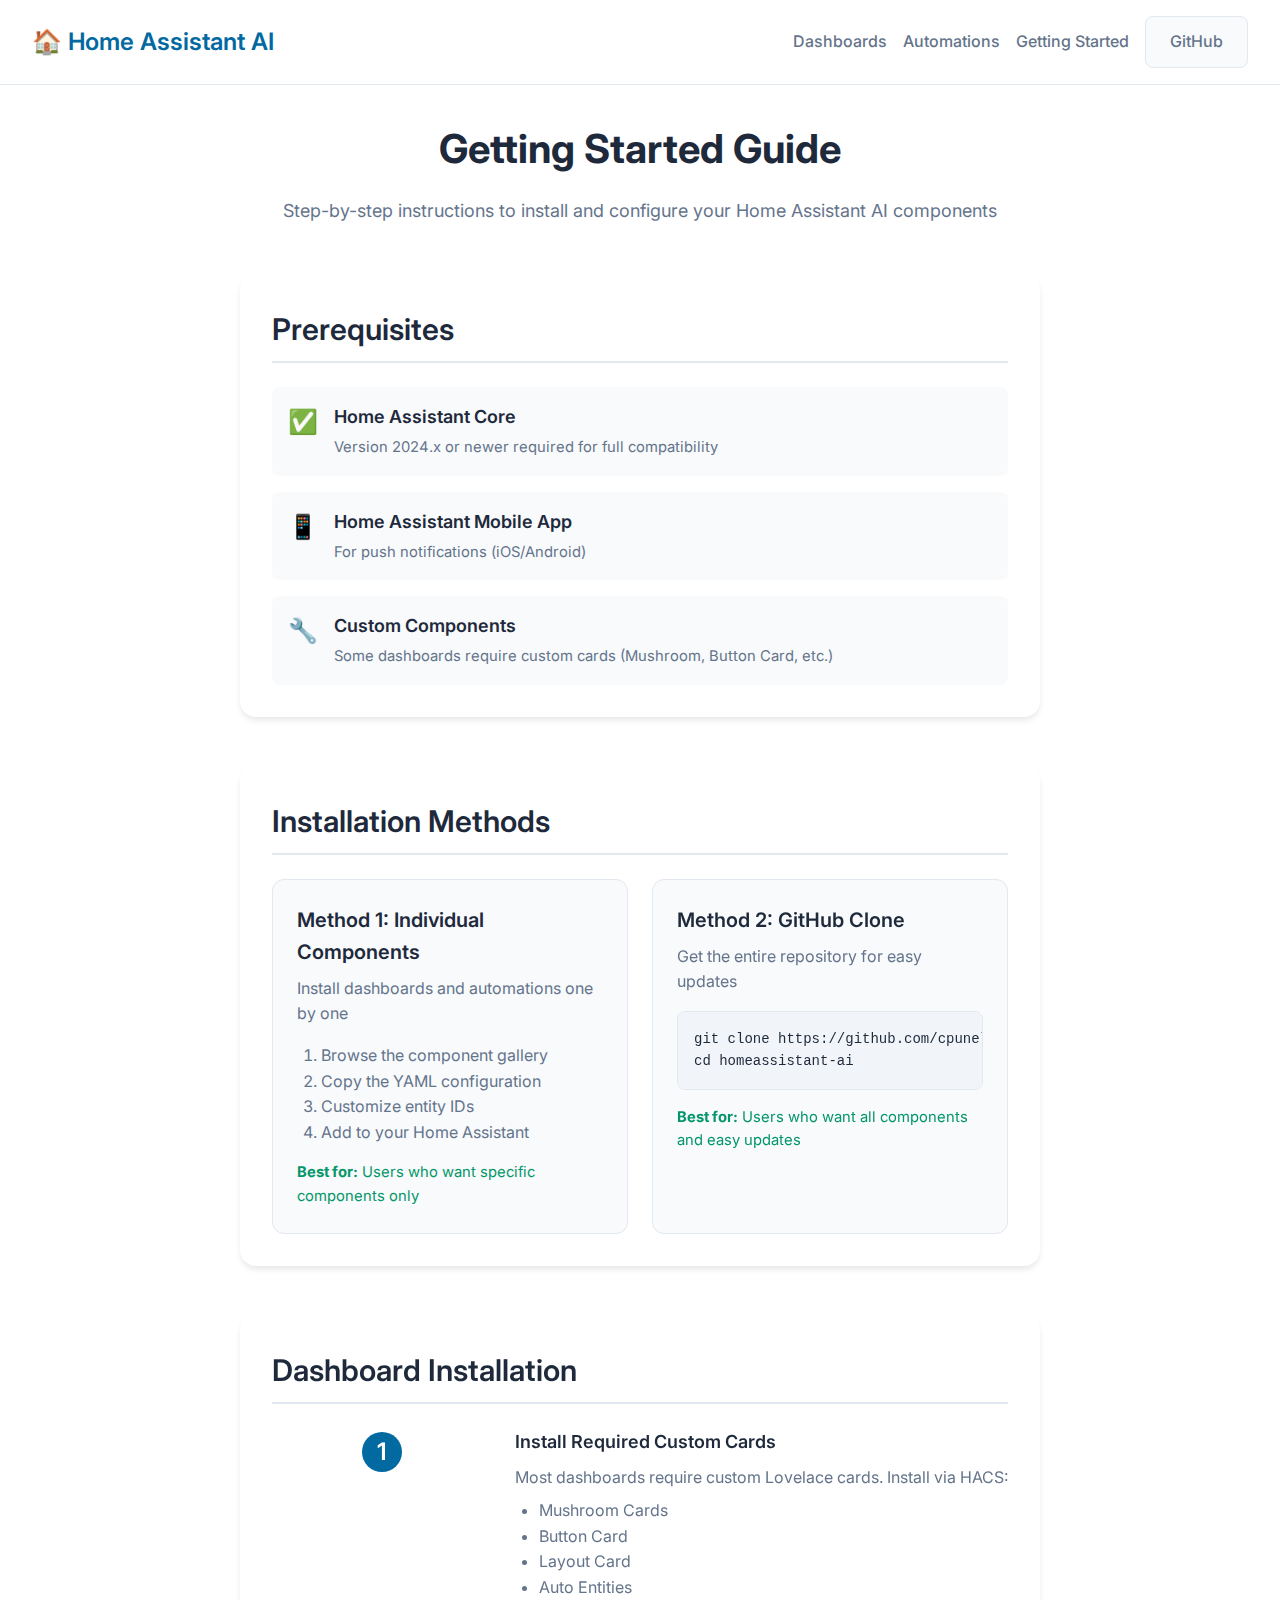
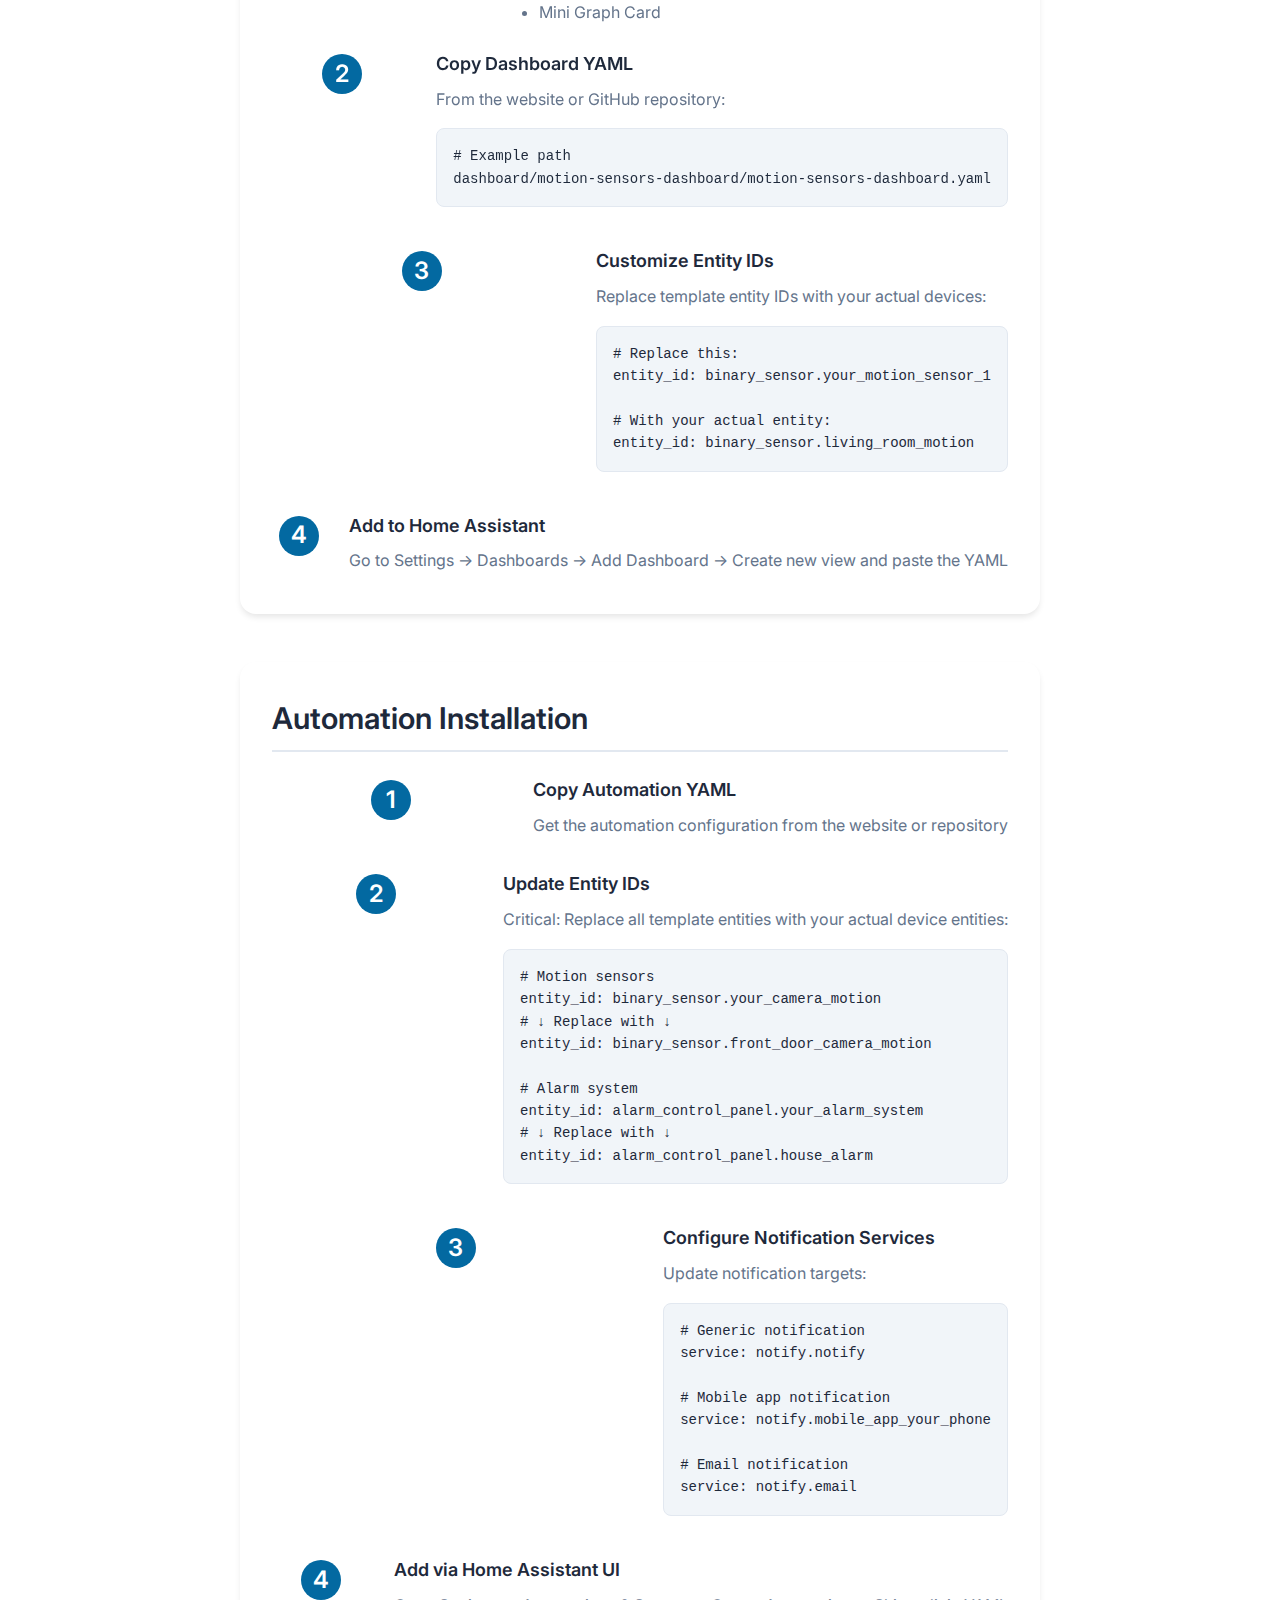
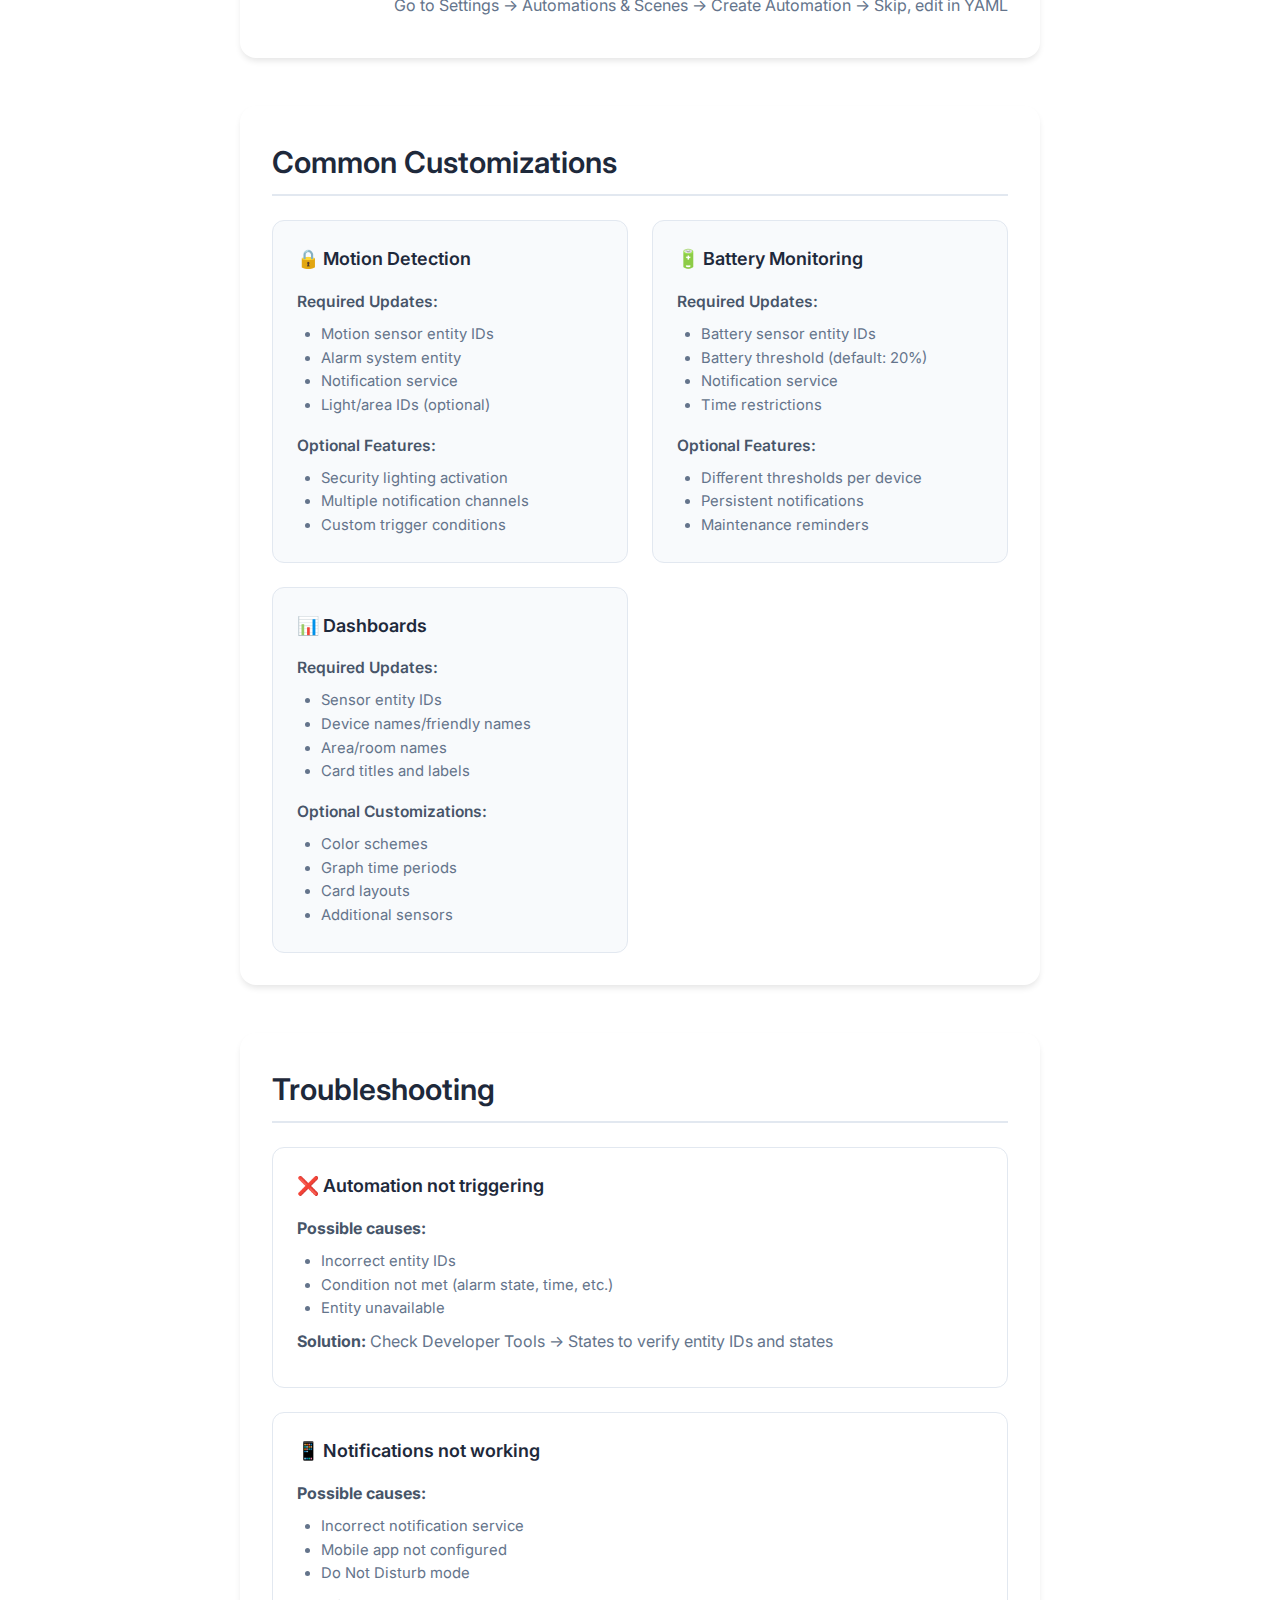
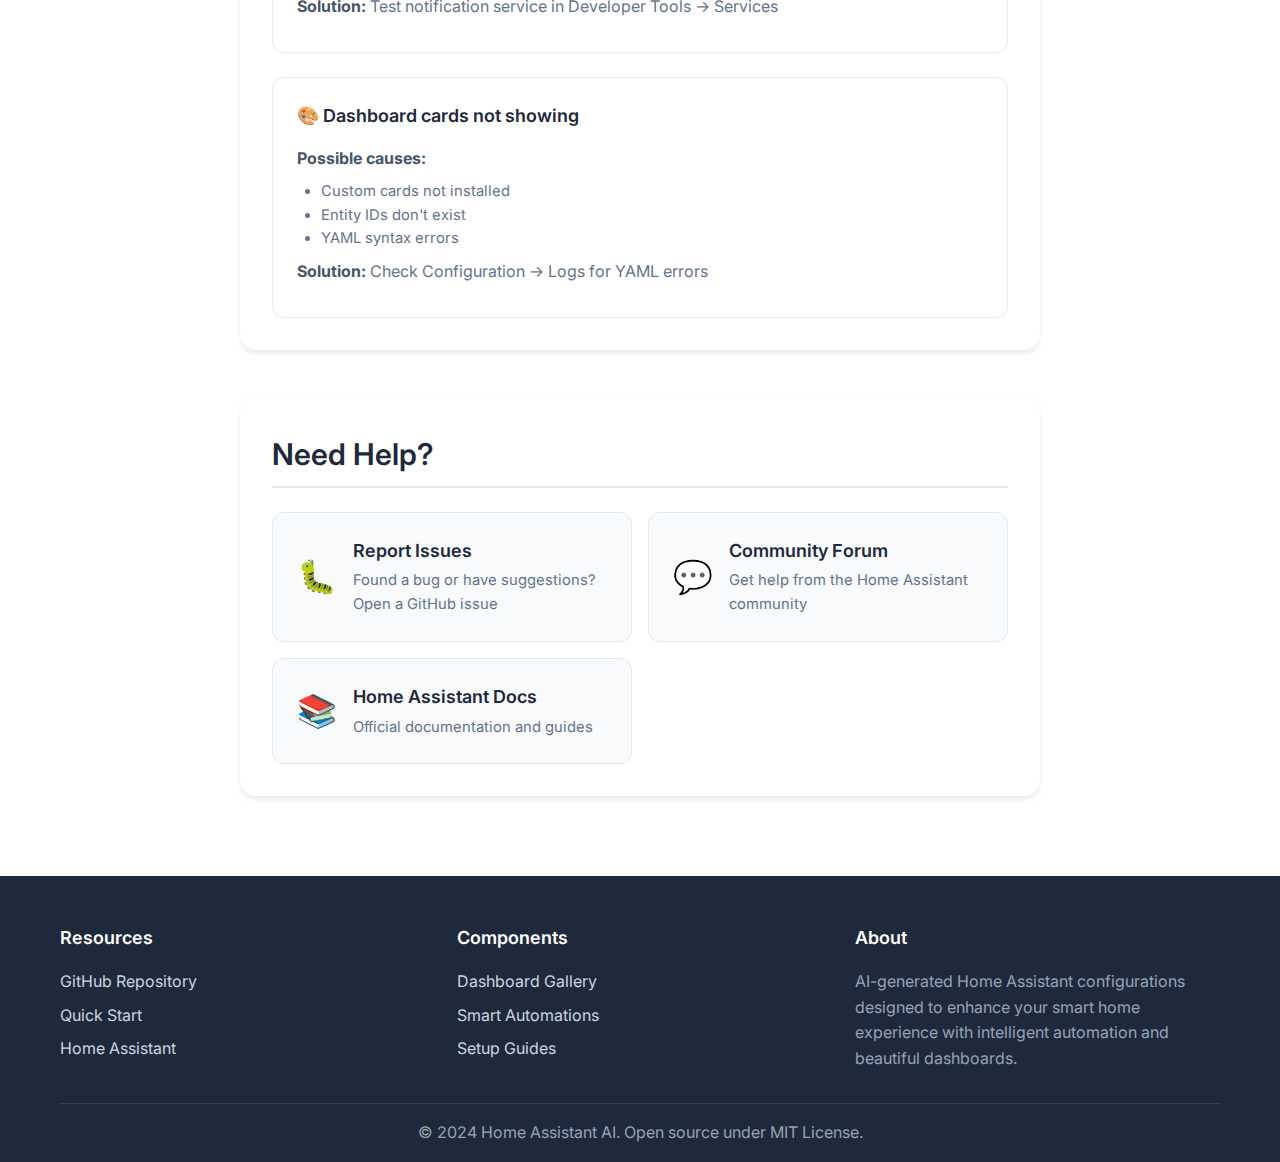
<file: website/guides/getting-started.html>
<!DOCTYPE html>
<html lang="en">
<head>
    <meta charset="UTF-8">
    <meta name="viewport" content="width=device-width, initial-scale=1.0">
    <title>Getting Started - Home Assistant AI</title>
    <link rel="stylesheet" href="../assets/css/main.css">
    <link rel="preconnect" href="https://fonts.googleapis.com">
    <link rel="preconnect" href="https://fonts.gstatic.com" crossorigin>
    <link href="https://fonts.googleapis.com/css2?family=Inter:wght@300;400;500;600;700&display=swap" rel="stylesheet">
</head>
<body>
    <header class="header">
        <nav class="nav">
            <div class="nav-brand">
                <h1 class="brand-title"><a href="../index.html" style="text-decoration: none; color: inherit;">🏠 Home Assistant AI</a></h1>
            </div>
            <ul class="nav-links">
                <li><a href="../index.html#dashboards">Dashboards</a></li>
                <li><a href="../index.html#automations">Automations</a></li>
                <li><a href="../index.html#getting-started">Getting Started</a></li>
                <li><a href="https://github.com/cpunella/homeassistant-ai" class="btn-secondary">GitHub</a></li>
            </ul>
        </nav>
    </header>

    <main>
        <section class="getting-started-guide">
            <div class="container">
                <div class="guide-header">
                    <h1>Getting Started Guide</h1>
                    <p>Step-by-step instructions to install and configure your Home Assistant AI components</p>
                </div>

                <div class="guide-content">
                    <div class="guide-section">
                        <h2>Prerequisites</h2>
                        <div class="requirements-list">
                            <div class="requirement-item">
                                <div class="requirement-icon">✅</div>
                                <div>
                                    <h3>Home Assistant Core</h3>
                                    <p>Version 2024.x or newer required for full compatibility</p>
                                </div>
                            </div>
                            <div class="requirement-item">
                                <div class="requirement-icon">📱</div>
                                <div>
                                    <h3>Home Assistant Mobile App</h3>
                                    <p>For push notifications (iOS/Android)</p>
                                </div>
                            </div>
                            <div class="requirement-item">
                                <div class="requirement-icon">🔧</div>
                                <div>
                                    <h3>Custom Components</h3>
                                    <p>Some dashboards require custom cards (Mushroom, Button Card, etc.)</p>
                                </div>
                            </div>
                        </div>
                    </div>

                    <div class="guide-section">
                        <h2>Installation Methods</h2>
                        
                        <div class="installation-methods">
                            <div class="method-card">
                                <h3>Method 1: Individual Components</h3>
                                <p>Install dashboards and automations one by one</p>
                                <ol>
                                    <li>Browse the component gallery</li>
                                    <li>Copy the YAML configuration</li>
                                    <li>Customize entity IDs</li>
                                    <li>Add to your Home Assistant</li>
                                </ol>
                                <div class="method-pros">
                                    <strong>Best for:</strong> Users who want specific components only
                                </div>
                            </div>

                            <div class="method-card">
                                <h3>Method 2: GitHub Clone</h3>
                                <p>Get the entire repository for easy updates</p>
                                <div class="code-block">
                                    <pre><code>git clone https://github.com/cpunella/homeassistant-ai.git
cd homeassistant-ai</code></pre>
                                </div>
                                <div class="method-pros">
                                    <strong>Best for:</strong> Users who want all components and easy updates
                                </div>
                            </div>
                        </div>
                    </div>

                    <div class="guide-section">
                        <h2>Dashboard Installation</h2>
                        
                        <div class="installation-steps">
                            <div class="step">
                                <div class="step-number">1</div>
                                <div class="step-content">
                                    <h3>Install Required Custom Cards</h3>
                                    <p>Most dashboards require custom Lovelace cards. Install via HACS:</p>
                                    <ul>
                                        <li>Mushroom Cards</li>
                                        <li>Button Card</li>
                                        <li>Layout Card</li>
                                        <li>Auto Entities</li>
                                        <li>Mini Graph Card</li>
                                    </ul>
                                </div>
                            </div>

                            <div class="step">
                                <div class="step-number">2</div>
                                <div class="step-content">
                                    <h3>Copy Dashboard YAML</h3>
                                    <p>From the website or GitHub repository:</p>
                                    <div class="code-block">
                                        <pre><code># Example path
dashboard/motion-sensors-dashboard/motion-sensors-dashboard.yaml</code></pre>
                                    </div>
                                </div>
                            </div>

                            <div class="step">
                                <div class="step-number">3</div>
                                <div class="step-content">
                                    <h3>Customize Entity IDs</h3>
                                    <p>Replace template entity IDs with your actual devices:</p>
                                    <div class="code-block">
                                        <pre><code># Replace this:
entity_id: binary_sensor.your_motion_sensor_1

# With your actual entity:
entity_id: binary_sensor.living_room_motion</code></pre>
                                    </div>
                                </div>
                            </div>

                            <div class="step">
                                <div class="step-number">4</div>
                                <div class="step-content">
                                    <h3>Add to Home Assistant</h3>
                                    <p>Go to Settings → Dashboards → Add Dashboard → Create new view and paste the YAML</p>
                                </div>
                            </div>
                        </div>
                    </div>

                    <div class="guide-section">
                        <h2>Automation Installation</h2>
                        
                        <div class="installation-steps">
                            <div class="step">
                                <div class="step-number">1</div>
                                <div class="step-content">
                                    <h3>Copy Automation YAML</h3>
                                    <p>Get the automation configuration from the website or repository</p>
                                </div>
                            </div>

                            <div class="step">
                                <div class="step-number">2</div>
                                <div class="step-content">
                                    <h3>Update Entity IDs</h3>
                                    <p>Critical: Replace all template entities with your actual device entities:</p>
                                    <div class="code-block">
                                        <pre><code># Motion sensors
entity_id: binary_sensor.your_camera_motion
# ↓ Replace with ↓
entity_id: binary_sensor.front_door_camera_motion

# Alarm system
entity_id: alarm_control_panel.your_alarm_system
# ↓ Replace with ↓  
entity_id: alarm_control_panel.house_alarm</code></pre>
                                    </div>
                                </div>
                            </div>

                            <div class="step">
                                <div class="step-number">3</div>
                                <div class="step-content">
                                    <h3>Configure Notification Services</h3>
                                    <p>Update notification targets:</p>
                                    <div class="code-block">
                                        <pre><code># Generic notification
service: notify.notify

# Mobile app notification
service: notify.mobile_app_your_phone

# Email notification  
service: notify.email</code></pre>
                                    </div>
                                </div>
                            </div>

                            <div class="step">
                                <div class="step-number">4</div>
                                <div class="step-content">
                                    <h3>Add via Home Assistant UI</h3>
                                    <p>Go to Settings → Automations & Scenes → Create Automation → Skip, edit in YAML</p>
                                </div>
                            </div>
                        </div>
                    </div>

                    <div class="guide-section">
                        <h2>Common Customizations</h2>
                        
                        <div class="customizations-grid">
                            <div class="custom-card">
                                <h3>🔒 Motion Detection</h3>
                                <div class="custom-content">
                                    <h4>Required Updates:</h4>
                                    <ul>
                                        <li>Motion sensor entity IDs</li>
                                        <li>Alarm system entity</li>
                                        <li>Notification service</li>
                                        <li>Light/area IDs (optional)</li>
                                    </ul>
                                    <h4>Optional Features:</h4>
                                    <ul>
                                        <li>Security lighting activation</li>
                                        <li>Multiple notification channels</li>
                                        <li>Custom trigger conditions</li>
                                    </ul>
                                </div>
                            </div>

                            <div class="custom-card">
                                <h3>🔋 Battery Monitoring</h3>
                                <div class="custom-content">
                                    <h4>Required Updates:</h4>
                                    <ul>
                                        <li>Battery sensor entity IDs</li>
                                        <li>Battery threshold (default: 20%)</li>
                                        <li>Notification service</li>
                                        <li>Time restrictions</li>
                                    </ul>
                                    <h4>Optional Features:</h4>
                                    <ul>
                                        <li>Different thresholds per device</li>
                                        <li>Persistent notifications</li>
                                        <li>Maintenance reminders</li>
                                    </ul>
                                </div>
                            </div>

                            <div class="custom-card">
                                <h3>📊 Dashboards</h3>
                                <div class="custom-content">
                                    <h4>Required Updates:</h4>
                                    <ul>
                                        <li>Sensor entity IDs</li>
                                        <li>Device names/friendly names</li>
                                        <li>Area/room names</li>
                                        <li>Card titles and labels</li>
                                    </ul>
                                    <h4>Optional Customizations:</h4>
                                    <ul>
                                        <li>Color schemes</li>
                                        <li>Graph time periods</li>
                                        <li>Card layouts</li>
                                        <li>Additional sensors</li>
                                    </ul>
                                </div>
                            </div>
                        </div>
                    </div>

                    <div class="guide-section">
                        <h2>Troubleshooting</h2>
                        
                        <div class="troubleshooting-list">
                            <div class="trouble-item">
                                <h3>❌ Automation not triggering</h3>
                                <div class="trouble-solution">
                                    <p><strong>Possible causes:</strong></p>
                                    <ul>
                                        <li>Incorrect entity IDs</li>
                                        <li>Condition not met (alarm state, time, etc.)</li>
                                        <li>Entity unavailable</li>
                                    </ul>
                                    <p><strong>Solution:</strong> Check Developer Tools → States to verify entity IDs and states</p>
                                </div>
                            </div>

                            <div class="trouble-item">
                                <h3>📱 Notifications not working</h3>
                                <div class="trouble-solution">
                                    <p><strong>Possible causes:</strong></p>
                                    <ul>
                                        <li>Incorrect notification service</li>
                                        <li>Mobile app not configured</li>
                                        <li>Do Not Disturb mode</li>
                                    </ul>
                                    <p><strong>Solution:</strong> Test notification service in Developer Tools → Services</p>
                                </div>
                            </div>

                            <div class="trouble-item">
                                <h3>🎨 Dashboard cards not showing</h3>
                                <div class="trouble-solution">
                                    <p><strong>Possible causes:</strong></p>
                                    <ul>
                                        <li>Custom cards not installed</li>
                                        <li>Entity IDs don't exist</li>
                                        <li>YAML syntax errors</li>
                                    </ul>
                                    <p><strong>Solution:</strong> Check Configuration → Logs for YAML errors</p>
                                </div>
                            </div>
                        </div>
                    </div>

                    <div class="guide-section">
                        <h2>Need Help?</h2>
                        
                        <div class="help-links">
                            <a href="https://github.com/cpunella/homeassistant-ai/issues" class="help-link">
                                <div class="help-icon">🐛</div>
                                <div>
                                    <h3>Report Issues</h3>
                                    <p>Found a bug or have suggestions? Open a GitHub issue</p>
                                </div>
                            </a>

                            <a href="https://community.home-assistant.io/" class="help-link">
                                <div class="help-icon">💬</div>
                                <div>
                                    <h3>Community Forum</h3>
                                    <p>Get help from the Home Assistant community</p>
                                </div>
                            </a>

                            <a href="https://www.home-assistant.io/docs/" class="help-link">
                                <div class="help-icon">📚</div>
                                <div>
                                    <h3>Home Assistant Docs</h3>
                                    <p>Official documentation and guides</p>
                                </div>
                            </a>
                        </div>
                    </div>
                </div>
            </div>
        </section>
    </main>

    <footer class="footer">
        <div class="container">
            <div class="footer-content">
                <div class="footer-section">
                    <h4>Resources</h4>
                    <ul>
                        <li><a href="https://github.com/cpunella/homeassistant-ai">GitHub Repository</a></li>
                        <li><a href="../index.html#getting-started">Quick Start</a></li>
                        <li><a href="https://home-assistant.io">Home Assistant</a></li>
                    </ul>
                </div>
                <div class="footer-section">
                    <h4>Components</h4>
                    <ul>
                        <li><a href="../index.html#dashboards">Dashboard Gallery</a></li>
                        <li><a href="../index.html#automations">Smart Automations</a></li>
                        <li><a href="getting-started.html">Setup Guides</a></li>
                    </ul>
                </div>
                <div class="footer-section">
                    <h4>About</h4>
                    <p>AI-generated Home Assistant configurations designed to enhance your smart home experience with intelligent automation and beautiful dashboards.</p>
                </div>
            </div>
            <div class="footer-bottom">
                <p>&copy; 2024 Home Assistant AI. Open source under MIT License.</p>
            </div>
        </div>
    </footer>

    <style>
        .getting-started-guide {
            padding: 2rem 0;
            min-height: calc(100vh - 200px);
        }

        .guide-header {
            text-align: center;
            margin-bottom: 3rem;
        }

        .guide-header h1 {
            font-size: 2.5rem;
            font-weight: 700;
            color: #1e293b;
            margin-bottom: 1rem;
        }

        .guide-header p {
            font-size: 1.125rem;
            color: #64748b;
        }

        .guide-content {
            max-width: 800px;
            margin: 0 auto;
        }

        .guide-section {
            margin-bottom: 3rem;
            background: #fff;
            border-radius: 1rem;
            padding: 2rem;
            box-shadow: 0 4px 6px -1px rgb(0 0 0 / 0.1);
        }

        .guide-section h2 {
            font-size: 1.875rem;
            font-weight: 600;
            color: #1e293b;
            margin-bottom: 1.5rem;
            border-bottom: 2px solid #e2e8f0;
            padding-bottom: 0.5rem;
        }

        .requirements-list {
            display: flex;
            flex-direction: column;
            gap: 1rem;
        }

        .requirement-item {
            display: flex;
            align-items: flex-start;
            gap: 1rem;
            padding: 1rem;
            background: #f8fafc;
            border-radius: 0.5rem;
        }

        .requirement-icon {
            font-size: 1.5rem;
            flex-shrink: 0;
        }

        .requirement-item h3 {
            font-size: 1.125rem;
            font-weight: 600;
            color: #1e293b;
            margin-bottom: 0.25rem;
        }

        .requirement-item p {
            color: #64748b;
            font-size: 0.925rem;
        }

        .installation-methods {
            display: grid;
            grid-template-columns: repeat(auto-fit, minmax(350px, 1fr));
            gap: 1.5rem;
        }

        .method-card {
            background: #f8fafc;
            border-radius: 0.75rem;
            padding: 1.5rem;
            border: 1px solid #e2e8f0;
        }

        .method-card h3 {
            font-size: 1.25rem;
            font-weight: 600;
            color: #1e293b;
            margin-bottom: 0.5rem;
        }

        .method-card p {
            color: #64748b;
            margin-bottom: 1rem;
        }

        .method-card ol {
            color: #64748b;
            margin-bottom: 1rem;
            padding-left: 1.5rem;
        }

        .method-pros {
            color: #059669;
            font-size: 0.925rem;
        }

        .installation-steps {
            display: flex;
            flex-direction: column;
            gap: 1.5rem;
        }

        .step {
            display: flex;
            align-items: flex-start;
            gap: 1.5rem;
        }

        .step-number {
            background: #0369a1;
            color: white;
            width: 40px;
            height: 40px;
            border-radius: 50%;
            display: flex;
            align-items: center;
            justify-content: center;
            font-weight: 600;
            flex-shrink: 0;
            margin-top: 0.25rem;
        }

        .step-content h3 {
            font-size: 1.125rem;
            font-weight: 600;
            color: #1e293b;
            margin-bottom: 0.5rem;
        }

        .step-content p {
            color: #64748b;
            margin-bottom: 0.5rem;
        }

        .step-content ul {
            color: #64748b;
            padding-left: 1.5rem;
        }

        .code-block {
            background: #f1f5f9;
            border: 1px solid #e2e8f0;
            border-radius: 0.5rem;
            padding: 1rem;
            margin: 1rem 0;
            overflow-x: auto;
        }

        .code-block pre {
            margin: 0;
            font-family: 'Monaco', 'Consolas', monospace;
            font-size: 0.875rem;
            color: #1e293b;
        }

        .customizations-grid {
            display: grid;
            grid-template-columns: repeat(auto-fit, minmax(300px, 1fr));
            gap: 1.5rem;
        }

        .custom-card {
            background: #f8fafc;
            border-radius: 0.75rem;
            padding: 1.5rem;
            border: 1px solid #e2e8f0;
        }

        .custom-card h3 {
            font-size: 1.125rem;
            font-weight: 600;
            color: #1e293b;
            margin-bottom: 1rem;
        }

        .custom-content h4 {
            font-size: 0.975rem;
            font-weight: 600;
            color: #475569;
            margin: 1rem 0 0.5rem 0;
        }

        .custom-content h4:first-child {
            margin-top: 0;
        }

        .custom-content ul {
            color: #64748b;
            font-size: 0.925rem;
            padding-left: 1.5rem;
        }

        .troubleshooting-list {
            display: flex;
            flex-direction: column;
            gap: 1.5rem;
        }

        .trouble-item {
            border: 1px solid #e2e8f0;
            border-radius: 0.75rem;
            padding: 1.5rem;
        }

        .trouble-item h3 {
            font-size: 1.125rem;
            font-weight: 600;
            color: #1e293b;
            margin-bottom: 1rem;
        }

        .trouble-solution p {
            color: #64748b;
            margin-bottom: 0.5rem;
        }

        .trouble-solution ul {
            color: #64748b;
            font-size: 0.925rem;
            padding-left: 1.5rem;
            margin-bottom: 0.5rem;
        }

        .trouble-solution strong {
            color: #475569;
        }

        .help-links {
            display: grid;
            grid-template-columns: repeat(auto-fit, minmax(250px, 1fr));
            gap: 1rem;
        }

        .help-link {
            display: flex;
            align-items: center;
            gap: 1rem;
            padding: 1.5rem;
            background: #f8fafc;
            border-radius: 0.75rem;
            border: 1px solid #e2e8f0;
            text-decoration: none;
            color: inherit;
            transition: transform 0.2s, box-shadow 0.2s;
        }

        .help-link:hover {
            transform: translateY(-2px);
            box-shadow: 0 8px 25px -5px rgb(0 0 0 / 0.1);
        }

        .help-icon {
            font-size: 2rem;
            flex-shrink: 0;
        }

        .help-link h3 {
            font-size: 1.125rem;
            font-weight: 600;
            color: #1e293b;
            margin-bottom: 0.25rem;
        }

        .help-link p {
            color: #64748b;
            font-size: 0.925rem;
        }

        @media (max-width: 768px) {
            .installation-methods,
            .customizations-grid {
                grid-template-columns: 1fr;
            }
            
            .step {
                flex-direction: column;
                text-align: center;
            }
            
            .step-number {
                margin: 0 auto 1rem;
            }
        }
    </style>
</body>
</html>
</file>
<file: website/assets/css/main.css>
/* Reset and Base Styles */
* {
    margin: 0;
    padding: 0;
    box-sizing: border-box;
}

body {
    font-family: 'Inter', -apple-system, BlinkMacSystemFont, 'Segoe UI', Roboto, Oxygen, Ubuntu, Cantarell, sans-serif;
    line-height: 1.6;
    color: #333;
    background-color: #fff;
    font-display: swap;
    -webkit-font-smoothing: antialiased;
    -moz-osx-font-smoothing: grayscale;
    text-rendering: optimizeLegibility;
}

/* Container */
.container {
    max-width: 1200px;
    margin: 0 auto;
    padding: 0 20px;
}

/* Header */
.header {
    background: #fff;
    border-bottom: 1px solid #e1e8ed;
    position: sticky;
    top: 0;
    z-index: 100;
}

.nav {
    display: flex;
    justify-content: space-between;
    align-items: center;
    padding: 1rem 2rem;
}

.brand-title {
    font-size: 1.5rem;
    font-weight: 600;
    color: #0369a1;
}

.nav-links {
    display: flex;
    list-style: none;
    align-items: center;
    gap: 1rem;
}

.nav-links a {
    text-decoration: none;
    color: #64748b;
    font-weight: 500;
    transition: color 0.2s;
}

.nav-links a:hover {
    color: #0369a1;
}

/* Buttons */
.btn-primary, .btn-secondary {
    display: inline-flex;
    align-items: center;
    gap: 0.5rem;
    padding: 0.75rem 1.5rem;
    border-radius: 0.5rem;
    text-decoration: none;
    font-weight: 500;
    transition: all 0.2s;
    cursor: pointer;
    border: none;
    font-size: 1rem;
}

.btn-primary {
    background: #0369a1;
    color: white;
}

.btn-primary:hover {
    background: #0284c7;
    transform: translateY(-1px);
    will-change: transform;
}

.btn-secondary {
    background: #f8fafc;
    color: #475569;
    border: 1px solid #e2e8f0;
}

.btn-secondary:hover {
    background: #f1f5f9;
    border-color: #cbd5e1;
}

/* Social Media Icons */
.icon {
    flex-shrink: 0;
}

.x-icon {
    flex-shrink: 0;
}

/* X Follow Button Styling */
.x-follow-btn {
    display: inline-flex;
    align-items: center;
    gap: 0.5rem;
    padding: 0.6rem 1.2rem;
    background: #000;
    color: white;
    text-decoration: none;
    border-radius: 0.5rem;
    font-weight: 600;
    font-size: 0.925rem;
    transition: all 0.2s ease;
    border: 2px solid transparent;
}

.x-follow-btn:hover {
    background: #1a1a1a;
    transform: translateY(-1px);
    box-shadow: 0 4px 12px rgba(0, 0, 0, 0.15);
    will-change: transform, box-shadow;
}

.x-follow-btn:active {
    transform: translateY(0);
    box-shadow: 0 2px 4px rgba(0, 0, 0, 0.1);
}

/* Hero Section */
.hero {
    background: linear-gradient(135deg, #f8fafc 0%, #e2e8f0 100%);
    padding: 4rem 0;
}

.hero-content {
    text-align: center;
    margin-bottom: 3rem;
}

.hero-title {
    font-size: 3rem;
    font-weight: 700;
    color: #1e293b;
    margin-bottom: 1rem;
}

.hero-subtitle {
    font-size: 1.25rem;
    color: #64748b;
    margin-bottom: 2rem;
    max-width: 600px;
    margin-left: auto;
    margin-right: auto;
}

.hero-actions {
    display: flex;
    gap: 1rem;
    justify-content: center;
    flex-wrap: wrap;
}

.hero-stats {
    display: flex;
    justify-content: center;
    gap: 3rem;
    flex-wrap: wrap;
}

.stat {
    text-align: center;
}

.stat-number {
    display: block;
    font-size: 2.5rem;
    font-weight: 700;
    color: #0369a1;
}

.stat-label {
    color: #64748b;
    font-weight: 500;
}

/* Section Styles */
.section-title {
    font-size: 2.5rem;
    font-weight: 700;
    color: #1e293b;
    text-align: center;
    margin-bottom: 1rem;
}

.section-subtitle {
    font-size: 1.125rem;
    color: #64748b;
    text-align: center;
    margin-bottom: 3rem;
}

/* Features Section */
.features {
    padding: 4rem 0;
}

.features-grid {
    display: grid;
    grid-template-columns: repeat(auto-fit, minmax(300px, 1fr));
    gap: 2rem;
}

.feature-card {
    background: #fff;
    padding: 2rem;
    border-radius: 1rem;
    box-shadow: 0 4px 6px -1px rgb(0 0 0 / 0.1);
    text-align: center;
    transition: transform 0.2s, box-shadow 0.2s;
}

.feature-card:hover {
    transform: translateY(-4px);
    box-shadow: 0 10px 25px -3px rgb(0 0 0 / 0.1);
}

.feature-icon {
    font-size: 3rem;
    margin-bottom: 1rem;
}

.feature-card h3 {
    font-size: 1.5rem;
    font-weight: 600;
    color: #1e293b;
    margin-bottom: 1rem;
}

.feature-card p {
    color: #64748b;
}

/* Templates Browser Section */
.templates-browser {
    padding: 4rem 0;
    background: #f8fafc;
}

/* Browser Controls */
.browser-controls {
    margin-bottom: 2rem;
}

.search-box {
    position: relative;
    margin-bottom: 1.5rem;
    max-width: 500px;
    margin-left: auto;
    margin-right: auto;
}

.search-box input {
    width: 100%;
    padding: 1rem 3rem 1rem 1rem;
    border: 2px solid #e2e8f0;
    border-radius: 0.75rem;
    font-size: 1rem;
    background: #fff;
    transition: border-color 0.2s, box-shadow 0.2s;
}

.search-box input:focus {
    outline: none;
    border-color: #0369a1;
    box-shadow: 0 0 0 3px rgba(3, 105, 161, 0.1);
}

.search-icon {
    position: absolute;
    right: 1rem;
    top: 50%;
    transform: translateY(-50%);
    color: #64748b;
    pointer-events: none;
}

.filter-tabs {
    display: flex;
    justify-content: center;
    gap: 0.5rem;
    margin-bottom: 1rem;
    flex-wrap: wrap;
}

.filter-tab {
    padding: 0.75rem 1.5rem;
    border: 2px solid #e2e8f0;
    background: #fff;
    color: #64748b;
    border-radius: 0.5rem;
    font-weight: 500;
    cursor: pointer;
    transition: all 0.2s;
}

.filter-tab.active,
.filter-tab:hover {
    background: #0369a1;
    color: white;
    border-color: #0369a1;
}

.category-filters {
    display: flex;
    justify-content: center;
    gap: 0.5rem;
    flex-wrap: wrap;
}

.category-btn {
    padding: 0.5rem 1rem;
    border: 1px solid #e2e8f0;
    background: #fff;
    color: #64748b;
    border-radius: 2rem;
    font-size: 0.875rem;
    font-weight: 500;
    cursor: pointer;
    transition: all 0.2s;
}

.category-btn.active,
.category-btn:hover {
    background: #e0f2fe;
    color: #0369a1;
    border-color: #0369a1;
}

/* Templates Grid */
.templates-grid {
    display: grid;
    grid-template-columns: repeat(auto-fill, minmax(280px, 1fr));
    gap: 1.5rem;
    margin-bottom: 2rem;
}

.template-tile {
    background: #fff;
    border-radius: 0.75rem;
    padding: 1.5rem;
    box-shadow: 0 2px 4px -1px rgb(0 0 0 / 0.1);
    transition: transform 0.2s, box-shadow 0.2s;
    border: 1px solid #e2e8f0;
    display: flex;
    flex-direction: column;
    height: 100%;
}

.template-tile:hover {
    transform: translateY(-2px);
    box-shadow: 0 8px 25px -5px rgb(0 0 0 / 0.1);
    border-color: #cbd5e1;
    will-change: transform, box-shadow;
}

.tile-header {
    display: flex;
    justify-content: space-between;
    align-items: center;
    margin-bottom: 1rem;
}

.tile-icon {
    font-size: 1.5rem;
}

.tile-type {
    padding: 0.25rem 0.75rem;
    background: #f1f5f9;
    color: #64748b;
    border-radius: 1rem;
    font-size: 0.75rem;
    font-weight: 500;
    text-transform: uppercase;
    letter-spacing: 0.05em;
}

.template-tile.dashboard .tile-type {
    background: #e0f2fe;
    color: #0369a1;
}

.template-tile.automation .tile-type {
    background: #ecfdf5;
    color: #059669;
}

.tile-content {
    flex-grow: 1;
    margin-bottom: 1.5rem;
}

.tile-content h3 {
    font-size: 1.125rem;
    font-weight: 600;
    color: #1e293b;
    margin-bottom: 0.5rem;
}

.tile-content p {
    color: #64748b;
    font-size: 0.925rem;
    line-height: 1.5;
    margin-bottom: 1rem;
}

.tile-tags {
    display: flex;
    gap: 0.5rem;
    flex-wrap: wrap;
}

.tag {
    padding: 0.25rem 0.5rem;
    background: #f1f5f9;
    color: #475569;
    border-radius: 0.375rem;
    font-size: 0.75rem;
    font-weight: 500;
}

.tile-actions {
    display: flex;
    gap: 0.75rem;
    margin-top: auto;
}

.btn-tile-primary,
.btn-tile-secondary {
    flex: 1;
    padding: 0.75rem 1rem;
    border-radius: 0.5rem;
    font-size: 0.875rem;
    font-weight: 500;
    cursor: pointer;
    border: none;
    transition: all 0.2s;
    text-align: center;
}

.btn-tile-primary {
    background: #0369a1;
    color: white;
}

.btn-tile-primary:hover {
    background: #0284c7;
    transform: translateY(-1px);
}

.btn-tile-secondary {
    background: #f8fafc;
    color: #475569;
    border: 1px solid #e2e8f0;
}

.btn-tile-secondary:hover {
    background: #f1f5f9;
    border-color: #cbd5e1;
}

/* Empty State */
.empty-state {
    text-align: center;
    padding: 3rem 2rem;
    color: #64748b;
}

.empty-icon {
    font-size: 3rem;
    margin-bottom: 1rem;
    opacity: 0.5;
}

.empty-state h3 {
    font-size: 1.25rem;
    font-weight: 600;
    color: #475569;
    margin-bottom: 0.5rem;
}

.template-count {
    text-align: center;
    padding: 1rem;
    color: #64748b;
    font-size: 0.925rem;
}

/* Tile Animation on Load */
.template-tile {
    animation: slideInUp 0.4s ease-out;
}

@keyframes slideInUp {
    from {
        opacity: 0;
        transform: translateY(20px);
    }
    to {
        opacity: 1;
        transform: translateY(0);
    }
}

/* Getting Started Section */
.getting-started {
    padding: 4rem 0;
    background: #f8fafc;
}

.steps-grid {
    display: grid;
    grid-template-columns: repeat(auto-fit, minmax(300px, 1fr));
    gap: 2rem;
}

.step-card {
    background: #fff;
    padding: 2rem;
    border-radius: 1rem;
    box-shadow: 0 4px 6px -1px rgb(0 0 0 / 0.1);
    text-align: center;
}

.step-number {
    width: 60px;
    height: 60px;
    background: #0369a1;
    color: white;
    border-radius: 50%;
    display: flex;
    align-items: center;
    justify-content: center;
    font-size: 1.5rem;
    font-weight: 600;
    margin: 0 auto 1rem;
}

.step-card h3 {
    font-size: 1.25rem;
    font-weight: 600;
    color: #1e293b;
    margin-bottom: 1rem;
}

.step-card p {
    color: #64748b;
}

/* Footer */
.footer {
    background: #1e293b;
    color: #e2e8f0;
    padding: 3rem 0 1rem;
}

.footer-content {
    display: grid;
    grid-template-columns: repeat(auto-fit, minmax(250px, 1fr));
    gap: 2rem;
    margin-bottom: 2rem;
}

.footer-section h4 {
    font-size: 1.125rem;
    font-weight: 600;
    margin-bottom: 1rem;
    color: #fff;
}

.footer-section ul {
    list-style: none;
}

.footer-section ul li {
    margin-bottom: 0.5rem;
}

.footer-section a {
    color: #cbd5e1;
    text-decoration: none;
    transition: color 0.2s;
}

.footer-section a:hover {
    color: #fff;
}

.footer-section p {
    color: #94a3b8;
    line-height: 1.6;
}

.footer-bottom {
    border-top: 1px solid #334155;
    padding-top: 1rem;
    text-align: center;
    color: #94a3b8;
}

/* Modal */
.modal {
    display: none;
    position: fixed;
    z-index: 1000;
    left: 0;
    top: 0;
    width: 100%;
    height: 100%;
    background-color: rgba(0,0,0,0.5);
}

.modal-content {
    background-color: #fff;
    margin: 5% auto;
    padding: 0;
    border-radius: 1rem;
    width: 90%;
    max-width: 800px;
    max-height: 80vh;
    overflow-y: auto;
}

.modal-header {
    display: flex;
    justify-content: space-between;
    align-items: center;
    padding: 1.5rem;
    border-bottom: 1px solid #e2e8f0;
}

.modal-header h3 {
    font-size: 1.5rem;
    font-weight: 600;
    color: #1e293b;
}

.close {
    color: #64748b;
    font-size: 2rem;
    font-weight: bold;
    cursor: pointer;
    transition: color 0.2s;
}

.close:hover {
    color: #1e293b;
}

.modal-body {
    padding: 1.5rem;
}

.modal-body pre {
    background: #f8fafc;
    border-radius: 0.5rem;
    padding: 1rem;
    overflow-x: auto;
    margin-bottom: 1rem;
    border: 1px solid #e2e8f0;
}

.modal-body code {
    font-family: 'Fira Code', 'Monaco', 'Consolas', monospace;
    font-size: 0.875rem;
    color: #1e293b;
}

/* Responsive Design */
@media (max-width: 768px) {
    .nav {
        flex-direction: column;
        gap: 1rem;
    }
    
    .nav-links {
        flex-wrap: wrap;
        gap: 1rem;
        justify-content: center;
    }
    
    .x-follow-btn {
        font-size: 0.875rem;
        padding: 0.5rem 1rem;
    }
    
    
    .hero-title {
        font-size: 2rem;
    }
    
    .hero-actions {
        flex-direction: column;
        align-items: center;
    }
    
    .hero-stats {
        gap: 2rem;
    }
    
    .dashboard-actions,
    .automation-actions {
        flex-direction: column;
    }
    
    .btn-primary,
    .btn-secondary {
        text-align: center;
    }
}
</file>
